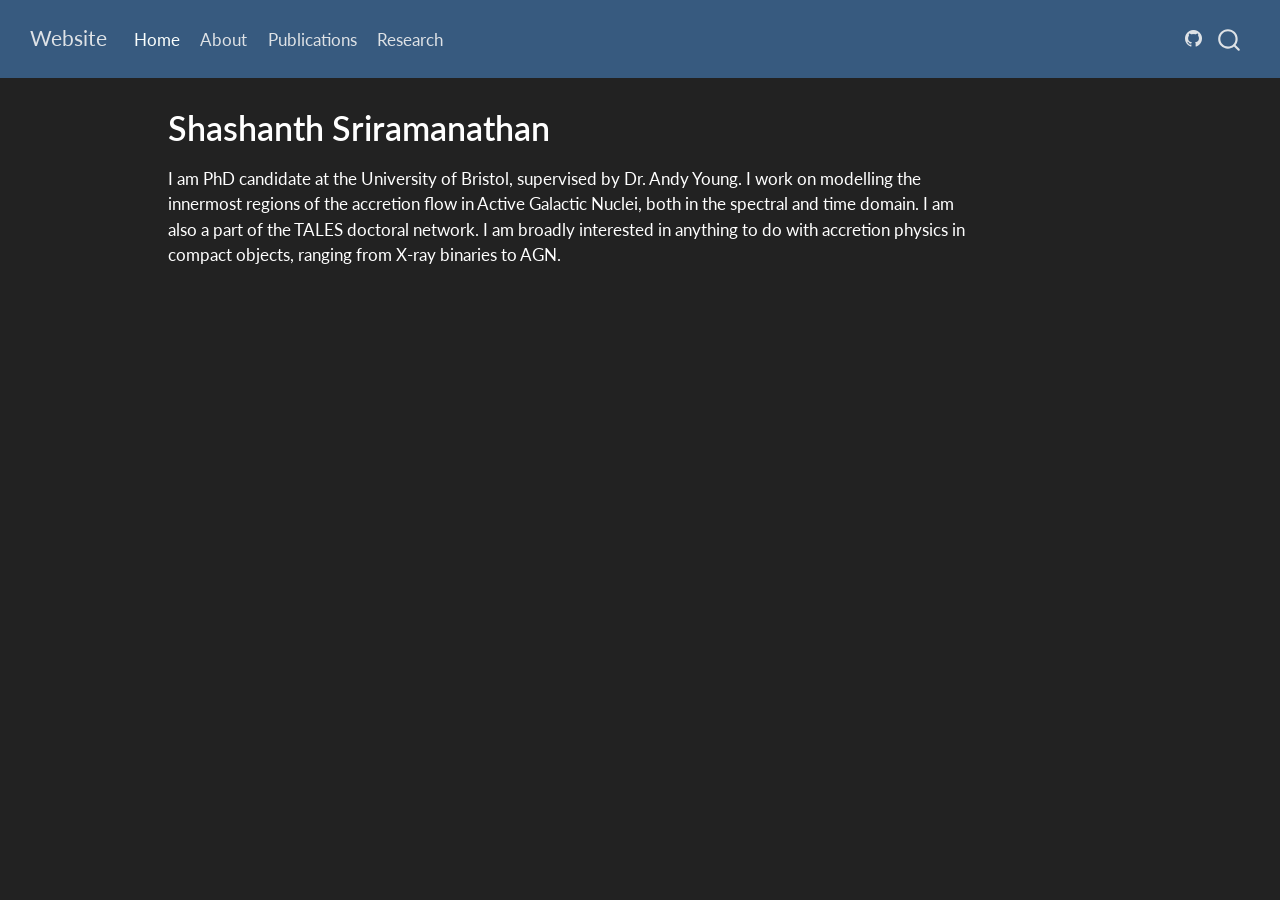
<file: docs/index.html>
<!DOCTYPE html>
<html xmlns="http://www.w3.org/1999/xhtml" lang="en" xml:lang="en"><head>

<meta charset="utf-8">
<meta name="generator" content="quarto-1.9.38">

<meta name="viewport" content="width=device-width, initial-scale=1.0, user-scalable=yes">


<title>Shashanth Sriramanathan – Website</title>
<style>
/* Default styles provided by pandoc.
** See https://pandoc.org/MANUAL.html#variables-for-html for config info.
*/
code{white-space: pre-wrap;}
span.smallcaps{font-variant: small-caps;}
div.columns{display: flex; gap: min(4vw, 1.5em);}
div.column{flex: auto; overflow-x: auto;}
div.hanging-indent{margin-left: 1.5em; text-indent: -1.5em;}
ul.task-list{list-style: none;}
ul.task-list li input[type="checkbox"] {
  width: 0.8em;
  margin: 0 0.8em 0.2em -1em; /* quarto-specific, see https://github.com/quarto-dev/quarto-cli/issues/4556 */ 
  vertical-align: middle;
}
</style>


<script src="site_libs/quarto-nav/quarto-nav.js"></script>
<script src="site_libs/quarto-nav/headroom.min.js"></script>
<script src="site_libs/clipboard/clipboard.min.js"></script>
<script src="site_libs/quarto-search/autocomplete.umd.js"></script>
<script src="site_libs/quarto-search/fuse.min.js"></script>
<script src="site_libs/quarto-search/quarto-search.js"></script>
<meta name="quarto:offset" content="./">
<script src="site_libs/quarto-html/quarto.js" type="module"></script>
<script src="site_libs/quarto-html/tabsets/tabsets.js" type="module"></script>
<script src="site_libs/quarto-html/popper.min.js"></script>
<script src="site_libs/quarto-html/tippy.umd.min.js"></script>
<script src="site_libs/quarto-html/anchor.min.js"></script>
<link href="site_libs/quarto-html/tippy.css" rel="stylesheet">
<link href="site_libs/quarto-html/quarto-syntax-highlighting-dark-0a6b7249c26820e032cb0bd839ff02b1.css" rel="stylesheet" id="quarto-text-highlighting-styles">
<script src="site_libs/bootstrap/bootstrap.min.js"></script>
<link href="site_libs/bootstrap/bootstrap-icons.css" rel="stylesheet">
<link href="site_libs/bootstrap/bootstrap-9286d2c0ea4fa802b37d2b343f3455b8.min.css" rel="stylesheet" append-hash="true" id="quarto-bootstrap" data-mode="dark">
<script id="quarto-search-options" type="application/json">{
  "location": "navbar",
  "copy-button": false,
  "collapse-after": 3,
  "panel-placement": "end",
  "type": "overlay",
  "limit": 50,
  "keyboard-shortcut": [
    "f",
    "/",
    "s"
  ],
  "show-item-context": false,
  "language": {
    "search-no-results-text": "No results",
    "search-matching-documents-text": "matching documents",
    "search-copy-link-title": "Copy link to search",
    "search-hide-matches-text": "Hide additional matches",
    "search-more-match-text": "more match in this document",
    "search-more-matches-text": "more matches in this document",
    "search-clear-button-title": "Clear",
    "search-text-placeholder": "",
    "search-detached-cancel-button-title": "Cancel",
    "search-submit-button-title": "Submit",
    "search-label": "Search"
  }
}</script>


<link rel="stylesheet" href="styles.css">
</head>

<body class="nav-fixed quarto-light">

<div id="quarto-search-results"></div>
  <header id="quarto-header" class="headroom fixed-top">
    <nav class="navbar navbar-expand-lg " data-bs-theme="dark">
      <div class="navbar-container container-fluid">
      <div class="navbar-brand-container mx-auto">
    <a class="navbar-brand" href="./index.html">
    <span class="navbar-title">Website</span>
    </a>
  </div>
            <div id="quarto-search" class="" title="Search"></div>
          <button class="navbar-toggler" type="button" data-bs-toggle="collapse" data-bs-target="#navbarCollapse" aria-controls="navbarCollapse" role="menu" aria-expanded="false" aria-label="Toggle navigation" onclick="if (window.quartoToggleHeadroom) { window.quartoToggleHeadroom(); }">
  <span class="navbar-toggler-icon"></span>
</button>
          <div class="collapse navbar-collapse" id="navbarCollapse">
            <ul class="navbar-nav navbar-nav-scroll me-auto">
  <li class="nav-item">
    <a class="nav-link active" href="./index.html" aria-current="page"> 
<span class="menu-text">Home</span></a>
  </li>  
  <li class="nav-item">
    <a class="nav-link" href="./about.html"> 
<span class="menu-text">About</span></a>
  </li>  
  <li class="nav-item">
    <a class="nav-link" href="./publications.html"> 
<span class="menu-text">Publications</span></a>
  </li>  
  <li class="nav-item">
    <a class="nav-link" href="./research.html"> 
<span class="menu-text">Research</span></a>
  </li>  
</ul>
          </div> <!-- /navcollapse -->
            <div class="quarto-navbar-tools">
    <a href="https://github.com" title="Github" class="quarto-navigation-tool px-1" aria-label="Github"><i class="bi bi-github"></i></a>
</div>
      </div> <!-- /container-fluid -->
    </nav>
</header>
<!-- content -->
<div id="quarto-content" class="quarto-container page-columns page-rows-contents page-layout-article page-navbar">
<!-- sidebar -->
<!-- margin-sidebar -->
    <div id="quarto-margin-sidebar" class="sidebar margin-sidebar zindex-bottom">
        
    </div>
<!-- main -->
<main class="content" id="quarto-document-content">

<header id="title-block-header" class="quarto-title-block default">
<div class="quarto-title">
<h1 class="title">Shashanth Sriramanathan</h1>
</div>



<div class="quarto-title-meta">

    
  
    
  </div>
  


</header>


<p>I am PhD candidate at the University of Bristol, supervised by Dr.&nbsp;Andy Young. I work on modelling the innermost regions of the accretion flow in Active Galactic Nuclei, both in the spectral and time domain. I am also a part of the TALES doctoral network. I am broadly interested in anything to do with accretion physics in compact objects, ranging from X-ray binaries to AGN.</p>



</main> <!-- /main -->
<script id="quarto-html-after-body" type="application/javascript">
  window.document.addEventListener("DOMContentLoaded", function (event) {
    const icon = "";
    const anchorJS = new window.AnchorJS();
    anchorJS.options = {
      placement: 'right',
      icon: icon
    };
    anchorJS.add('.anchored');
    const isCodeAnnotation = (el) => {
      for (const clz of el.classList) {
        if (clz.startsWith('code-annotation-')) {                     
          return true;
        }
      }
      return false;
    }
    const onCopySuccess = function(e) {
      // button target
      const button = e.trigger;
      // don't keep focus
      button.blur();
      // flash "checked"
      button.classList.add('code-copy-button-checked');
      var currentTitle = button.getAttribute("title");
      button.setAttribute("title", "Copied!");
      let tooltip;
      if (window.bootstrap) {
        button.setAttribute("data-bs-toggle", "tooltip");
        button.setAttribute("data-bs-placement", "left");
        button.setAttribute("data-bs-title", "Copied!");
        tooltip = new bootstrap.Tooltip(button, 
          { trigger: "manual", 
            customClass: "code-copy-button-tooltip",
            offset: [0, -8]});
        tooltip.show();    
      }
      setTimeout(function() {
        if (tooltip) {
          tooltip.hide();
          button.removeAttribute("data-bs-title");
          button.removeAttribute("data-bs-toggle");
          button.removeAttribute("data-bs-placement");
        }
        button.setAttribute("title", currentTitle);
        button.classList.remove('code-copy-button-checked');
      }, 1000);
      // clear code selection
      e.clearSelection();
    }
    const getTextToCopy = function(trigger) {
      const outerScaffold = trigger.parentElement.cloneNode(true);
      const codeEl = outerScaffold.querySelector('code');
      for (const childEl of codeEl.children) {
        if (isCodeAnnotation(childEl)) {
          childEl.remove();
        }
      }
      return codeEl.innerText;
    }
    const clipboard = new window.ClipboardJS('.code-copy-button:not([data-in-quarto-modal])', {
      text: getTextToCopy
    });
    clipboard.on('success', onCopySuccess);
    if (window.document.getElementById('quarto-embedded-source-code-modal')) {
      const clipboardModal = new window.ClipboardJS('.code-copy-button[data-in-quarto-modal]', {
        text: getTextToCopy,
        container: window.document.getElementById('quarto-embedded-source-code-modal')
      });
      clipboardModal.on('success', onCopySuccess);
    }
      var localhostRegex = new RegExp(/^(?:http|https):\/\/localhost\:?[0-9]*\//);
      var mailtoRegex = new RegExp(/^mailto:/);
        var filterRegex = new RegExp('/' + window.location.host + '/');
      var isInternal = (href) => {
          return filterRegex.test(href) || localhostRegex.test(href) || mailtoRegex.test(href);
      }
      // Inspect non-navigation links and adorn them if external
     var links = window.document.querySelectorAll('a[href]:not(.nav-link):not(.navbar-brand):not(.toc-action):not(.sidebar-link):not(.sidebar-item-toggle):not(.pagination-link):not(.no-external):not([aria-hidden]):not(.dropdown-item):not(.quarto-navigation-tool):not(.about-link)');
      for (var i=0; i<links.length; i++) {
        const link = links[i];
        if (!isInternal(link.href)) {
          // undo the damage that might have been done by quarto-nav.js in the case of
          // links that we want to consider external
          if (link.dataset.originalHref !== undefined) {
            link.href = link.dataset.originalHref;
          }
        }
      }
    function tippyHover(el, contentFn, onTriggerFn, onUntriggerFn) {
      const config = {
        allowHTML: true,
        maxWidth: 500,
        delay: 100,
        arrow: false,
        appendTo: function(el) {
            return el.parentElement;
        },
        interactive: true,
        interactiveBorder: 10,
        theme: 'quarto',
        placement: 'bottom-start',
      };
      if (contentFn) {
        config.content = contentFn;
      }
      if (onTriggerFn) {
        config.onTrigger = onTriggerFn;
      }
      if (onUntriggerFn) {
        config.onUntrigger = onUntriggerFn;
      }
      window.tippy(el, config); 
    }
    const noterefs = window.document.querySelectorAll('a[role="doc-noteref"]');
    for (var i=0; i<noterefs.length; i++) {
      const ref = noterefs[i];
      tippyHover(ref, function() {
        // use id or data attribute instead here
        let href = ref.getAttribute('data-footnote-href') || ref.getAttribute('href');
        try { href = new URL(href).hash; } catch {}
        const id = href.replace(/^#\/?/, "");
        const note = window.document.getElementById(id);
        if (note) {
          return note.innerHTML;
        } else {
          return "";
        }
      });
    }
    const xrefs = window.document.querySelectorAll('a.quarto-xref');
    const processXRef = (id, note) => {
      // Strip column container classes
      const stripColumnClz = (el) => {
        el.classList.remove("page-full", "page-columns");
        if (el.children) {
          for (const child of el.children) {
            stripColumnClz(child);
          }
        }
      }
      stripColumnClz(note)
      if (id === null || id.startsWith('sec-')) {
        // Special case sections, only their first couple elements
        const container = document.createElement("div");
        if (note.children && note.children.length > 2) {
          container.appendChild(note.children[0].cloneNode(true));
          for (let i = 1; i < note.children.length; i++) {
            const child = note.children[i];
            if (child.tagName === "P" && child.innerText === "") {
              continue;
            } else {
              container.appendChild(child.cloneNode(true));
              break;
            }
          }
          if (window.Quarto?.typesetMath) {
            window.Quarto.typesetMath(container);
          }
          return container.innerHTML
        } else {
          if (window.Quarto?.typesetMath) {
            window.Quarto.typesetMath(note);
          }
          return note.innerHTML;
        }
      } else {
        // Remove any anchor links if they are present
        const anchorLink = note.querySelector('a.anchorjs-link');
        if (anchorLink) {
          anchorLink.remove();
        }
        if (window.Quarto?.typesetMath) {
          window.Quarto.typesetMath(note);
        }
        if (note.classList.contains("callout")) {
          return note.outerHTML;
        } else {
          return note.innerHTML;
        }
      }
    }
    for (var i=0; i<xrefs.length; i++) {
      const xref = xrefs[i];
      tippyHover(xref, undefined, function(instance) {
        instance.disable();
        let url = xref.getAttribute('href');
        let hash = undefined; 
        if (url.startsWith('#')) {
          hash = url;
        } else {
          try { hash = new URL(url).hash; } catch {}
        }
        if (hash) {
          const id = hash.replace(/^#\/?/, "");
          const note = window.document.getElementById(id);
          if (note !== null) {
            try {
              const html = processXRef(id, note.cloneNode(true));
              instance.setContent(html);
            } finally {
              instance.enable();
              instance.show();
            }
          } else {
            // See if we can fetch this
            fetch(url.split('#')[0])
            .then(res => res.text())
            .then(html => {
              const parser = new DOMParser();
              const htmlDoc = parser.parseFromString(html, "text/html");
              const note = htmlDoc.getElementById(id);
              if (note !== null) {
                const html = processXRef(id, note);
                instance.setContent(html);
              } 
            }).finally(() => {
              instance.enable();
              instance.show();
            });
          }
        } else {
          // See if we can fetch a full url (with no hash to target)
          // This is a special case and we should probably do some content thinning / targeting
          fetch(url)
          .then(res => res.text())
          .then(html => {
            const parser = new DOMParser();
            const htmlDoc = parser.parseFromString(html, "text/html");
            const note = htmlDoc.querySelector('main.content');
            if (note !== null) {
              // This should only happen for chapter cross references
              // (since there is no id in the URL)
              // remove the first header
              if (note.children.length > 0 && note.children[0].tagName === "HEADER") {
                note.children[0].remove();
              }
              const html = processXRef(null, note);
              instance.setContent(html);
            } 
          }).finally(() => {
            instance.enable();
            instance.show();
          });
        }
      }, function(instance) {
      });
    }
        let selectedAnnoteEl;
        const selectorForAnnotation = ( cell, annotation) => {
          let cellAttr = 'data-code-cell="' + cell + '"';
          let lineAttr = 'data-code-annotation="' +  annotation + '"';
          const selector = 'span[' + cellAttr + '][' + lineAttr + ']';
          return selector;
        }
        const selectCodeLines = (annoteEl) => {
          const doc = window.document;
          const targetCell = annoteEl.getAttribute("data-target-cell");
          const targetAnnotation = annoteEl.getAttribute("data-target-annotation");
          const annoteSpan = window.document.querySelector(selectorForAnnotation(targetCell, targetAnnotation));
          const lines = annoteSpan.getAttribute("data-code-lines").split(",");
          const lineIds = lines.map((line) => {
            return targetCell + "-" + line;
          })
          let top = null;
          let height = null;
          let parent = null;
          if (lineIds.length > 0) {
              //compute the position of the single el (top and bottom and make a div)
              const el = window.document.getElementById(lineIds[0]);
              top = el.offsetTop;
              height = el.offsetHeight;
              parent = el.parentElement.parentElement;
            if (lineIds.length > 1) {
              const lastEl = window.document.getElementById(lineIds[lineIds.length - 1]);
              const bottom = lastEl.offsetTop + lastEl.offsetHeight;
              height = bottom - top;
            }
            if (top !== null && height !== null && parent !== null) {
              // cook up a div (if necessary) and position it 
              let div = window.document.getElementById("code-annotation-line-highlight");
              if (div === null) {
                div = window.document.createElement("div");
                div.setAttribute("id", "code-annotation-line-highlight");
                div.style.position = 'absolute';
                parent.appendChild(div);
              }
              div.style.top = top - 2 + "px";
              div.style.height = height + 4 + "px";
              div.style.left = 0;
              let gutterDiv = window.document.getElementById("code-annotation-line-highlight-gutter");
              if (gutterDiv === null) {
                gutterDiv = window.document.createElement("div");
                gutterDiv.setAttribute("id", "code-annotation-line-highlight-gutter");
                gutterDiv.style.position = 'absolute';
                const codeCell = window.document.getElementById(targetCell);
                const gutter = codeCell.querySelector('.code-annotation-gutter');
                gutter.appendChild(gutterDiv);
              }
              gutterDiv.style.top = top - 2 + "px";
              gutterDiv.style.height = height + 4 + "px";
            }
            selectedAnnoteEl = annoteEl;
          }
        };
        const unselectCodeLines = () => {
          const elementsIds = ["code-annotation-line-highlight", "code-annotation-line-highlight-gutter"];
          elementsIds.forEach((elId) => {
            const div = window.document.getElementById(elId);
            if (div) {
              div.remove();
            }
          });
          selectedAnnoteEl = undefined;
        };
          // Handle positioning of the toggle
      window.addEventListener(
        "resize",
        throttle(() => {
          elRect = undefined;
          if (selectedAnnoteEl) {
            selectCodeLines(selectedAnnoteEl);
          }
        }, 10)
      );
      function throttle(fn, ms) {
      let throttle = false;
      let timer;
        return (...args) => {
          if(!throttle) { // first call gets through
              fn.apply(this, args);
              throttle = true;
          } else { // all the others get throttled
              if(timer) clearTimeout(timer); // cancel #2
              timer = setTimeout(() => {
                fn.apply(this, args);
                timer = throttle = false;
              }, ms);
          }
        };
      }
        // Attach click handler to the DT
        const annoteDls = window.document.querySelectorAll('dt[data-target-cell]');
        for (const annoteDlNode of annoteDls) {
          annoteDlNode.addEventListener('click', (event) => {
            const clickedEl = event.target;
            if (clickedEl !== selectedAnnoteEl) {
              unselectCodeLines();
              const activeEl = window.document.querySelector('dt[data-target-cell].code-annotation-active');
              if (activeEl) {
                activeEl.classList.remove('code-annotation-active');
              }
              selectCodeLines(clickedEl);
              clickedEl.classList.add('code-annotation-active');
            } else {
              // Unselect the line
              unselectCodeLines();
              clickedEl.classList.remove('code-annotation-active');
            }
          });
        }
    const findCites = (el) => {
      const parentEl = el.parentElement;
      if (parentEl) {
        const cites = parentEl.dataset.cites;
        if (cites) {
          return {
            el,
            cites: cites.split(' ')
          };
        } else {
          return findCites(el.parentElement)
        }
      } else {
        return undefined;
      }
    };
    var bibliorefs = window.document.querySelectorAll('a[role="doc-biblioref"]');
    for (var i=0; i<bibliorefs.length; i++) {
      const ref = bibliorefs[i];
      const citeInfo = findCites(ref);
      if (citeInfo) {
        tippyHover(citeInfo.el, function() {
          var popup = window.document.createElement('div');
          citeInfo.cites.forEach(function(cite) {
            var citeDiv = window.document.createElement('div');
            citeDiv.classList.add('hanging-indent');
            citeDiv.classList.add('csl-entry');
            var biblioDiv = window.document.getElementById('ref-' + cite);
            if (biblioDiv) {
              citeDiv.innerHTML = biblioDiv.innerHTML;
            }
            popup.appendChild(citeDiv);
          });
          return popup.innerHTML;
        });
      }
    }
  });
  </script>
</div> <!-- /content -->




</body></html>
</file>
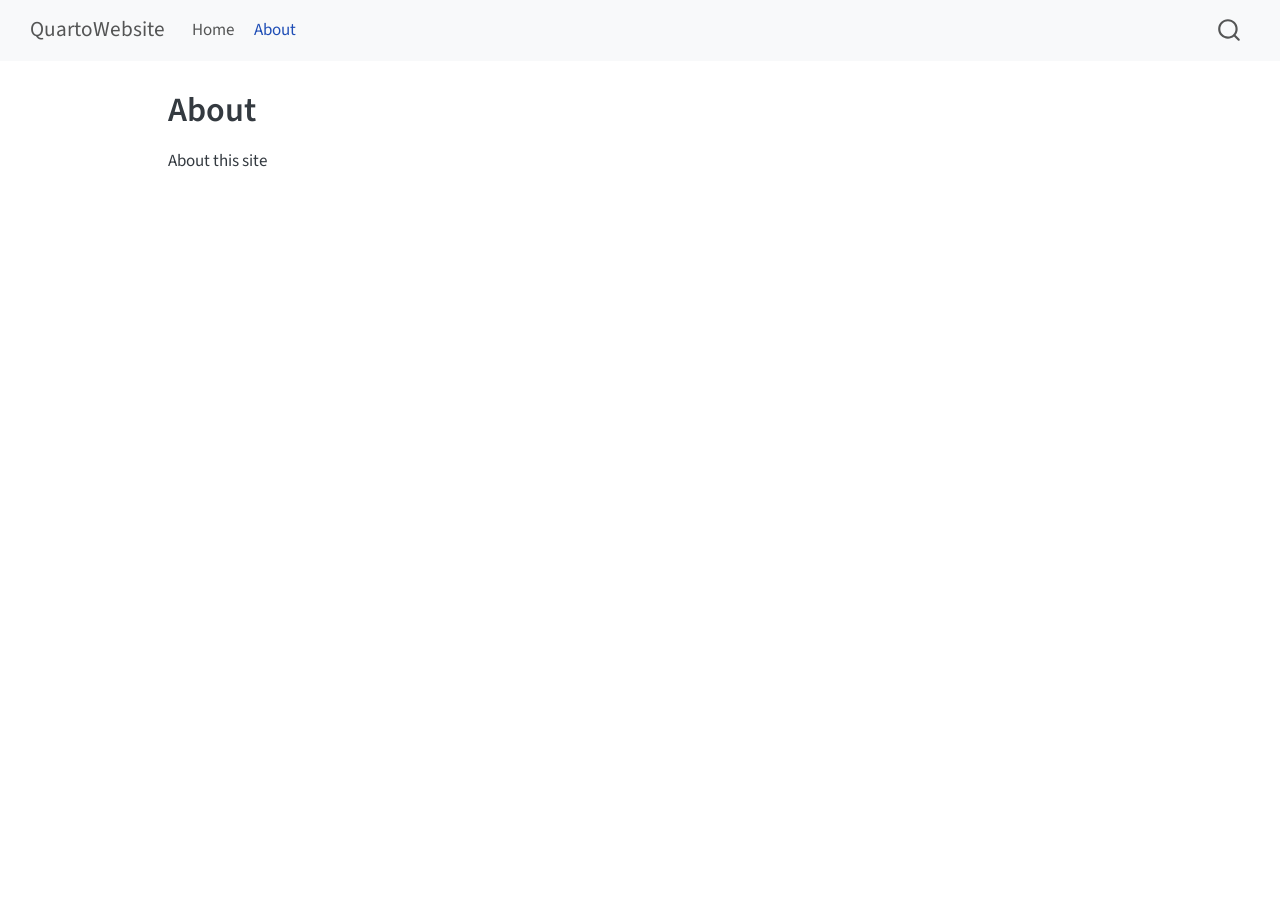
<file: docs/about.html>
<!DOCTYPE html>
<html xmlns="http://www.w3.org/1999/xhtml" lang="en" xml:lang="en"><head>

<meta charset="utf-8">
<meta name="generator" content="quarto-1.9.38">

<meta name="viewport" content="width=device-width, initial-scale=1.0, user-scalable=yes">


<title>About – QuartoWebsite</title>
<style>
/* Default styles provided by pandoc.
** See https://pandoc.org/MANUAL.html#variables-for-html for config info.
*/
code{white-space: pre-wrap;}
span.smallcaps{font-variant: small-caps;}
div.columns{display: flex; gap: min(4vw, 1.5em);}
div.column{flex: auto; overflow-x: auto;}
div.hanging-indent{margin-left: 1.5em; text-indent: -1.5em;}
ul.task-list{list-style: none;}
ul.task-list li input[type="checkbox"] {
  width: 0.8em;
  margin: 0 0.8em 0.2em -1em; /* quarto-specific, see https://github.com/quarto-dev/quarto-cli/issues/4556 */ 
  vertical-align: middle;
}
</style>


<script src="site_libs/quarto-nav/quarto-nav.js"></script>
<script src="site_libs/quarto-nav/headroom.min.js"></script>
<script src="site_libs/clipboard/clipboard.min.js"></script>
<script src="site_libs/quarto-search/autocomplete.umd.js"></script>
<script src="site_libs/quarto-search/fuse.min.js"></script>
<script src="site_libs/quarto-search/quarto-search.js"></script>
<meta name="quarto:offset" content="./">
<script src="site_libs/quarto-html/quarto.js" type="module"></script>
<script src="site_libs/quarto-html/tabsets/tabsets.js" type="module"></script>
<script src="site_libs/quarto-html/popper.min.js"></script>
<script src="site_libs/quarto-html/tippy.umd.min.js"></script>
<script src="site_libs/quarto-html/anchor.min.js"></script>
<link href="site_libs/quarto-html/tippy.css" rel="stylesheet">
<link href="site_libs/quarto-html/quarto-syntax-highlighting-15634bcf2e68342d4ad2dfa704d543f6.css" rel="stylesheet" id="quarto-text-highlighting-styles">
<script src="site_libs/bootstrap/bootstrap.min.js"></script>
<link href="site_libs/bootstrap/bootstrap-icons.css" rel="stylesheet">
<link href="site_libs/bootstrap/bootstrap-158031087360bce0ff56dc785ce39e06.min.css" rel="stylesheet" append-hash="true" id="quarto-bootstrap" data-mode="light">
<script id="quarto-search-options" type="application/json">{
  "location": "navbar",
  "copy-button": false,
  "collapse-after": 3,
  "panel-placement": "end",
  "type": "overlay",
  "limit": 50,
  "keyboard-shortcut": [
    "f",
    "/",
    "s"
  ],
  "show-item-context": false,
  "language": {
    "search-no-results-text": "No results",
    "search-matching-documents-text": "matching documents",
    "search-copy-link-title": "Copy link to search",
    "search-hide-matches-text": "Hide additional matches",
    "search-more-match-text": "more match in this document",
    "search-more-matches-text": "more matches in this document",
    "search-clear-button-title": "Clear",
    "search-text-placeholder": "",
    "search-detached-cancel-button-title": "Cancel",
    "search-submit-button-title": "Submit",
    "search-label": "Search"
  }
}</script>


<link rel="stylesheet" href="styles.css">
</head>

<body class="nav-fixed quarto-light">

<div id="quarto-search-results"></div>
  <header id="quarto-header" class="headroom fixed-top">
    <nav class="navbar navbar-expand-lg " data-bs-theme="dark">
      <div class="navbar-container container-fluid">
      <div class="navbar-brand-container mx-auto">
    <a class="navbar-brand" href="./index.html">
    <span class="navbar-title">QuartoWebsite</span>
    </a>
  </div>
            <div id="quarto-search" class="" title="Search"></div>
          <button class="navbar-toggler" type="button" data-bs-toggle="collapse" data-bs-target="#navbarCollapse" aria-controls="navbarCollapse" role="menu" aria-expanded="false" aria-label="Toggle navigation" onclick="if (window.quartoToggleHeadroom) { window.quartoToggleHeadroom(); }">
  <span class="navbar-toggler-icon"></span>
</button>
          <div class="collapse navbar-collapse" id="navbarCollapse">
            <ul class="navbar-nav navbar-nav-scroll me-auto">
  <li class="nav-item">
    <a class="nav-link" href="./index.html"> 
<span class="menu-text">Home</span></a>
  </li>  
  <li class="nav-item">
    <a class="nav-link active" href="./about.html" aria-current="page"> 
<span class="menu-text">About</span></a>
  </li>  
</ul>
          </div> <!-- /navcollapse -->
            <div class="quarto-navbar-tools">
</div>
      </div> <!-- /container-fluid -->
    </nav>
</header>
<!-- content -->
<div id="quarto-content" class="quarto-container page-columns page-rows-contents page-layout-article page-navbar">
<!-- sidebar -->
<!-- margin-sidebar -->
    <div id="quarto-margin-sidebar" class="sidebar margin-sidebar zindex-bottom">
        
    </div>
<!-- main -->
<main class="content" id="quarto-document-content">

<header id="title-block-header" class="quarto-title-block default">
<div class="quarto-title">
<h1 class="title">About</h1>
</div>



<div class="quarto-title-meta">

    
  
    
  </div>
  


</header>


<p>About this site</p>



</main> <!-- /main -->
<script id="quarto-html-after-body" type="application/javascript">
  window.document.addEventListener("DOMContentLoaded", function (event) {
    const icon = "";
    const anchorJS = new window.AnchorJS();
    anchorJS.options = {
      placement: 'right',
      icon: icon
    };
    anchorJS.add('.anchored');
    const isCodeAnnotation = (el) => {
      for (const clz of el.classList) {
        if (clz.startsWith('code-annotation-')) {                     
          return true;
        }
      }
      return false;
    }
    const onCopySuccess = function(e) {
      // button target
      const button = e.trigger;
      // don't keep focus
      button.blur();
      // flash "checked"
      button.classList.add('code-copy-button-checked');
      var currentTitle = button.getAttribute("title");
      button.setAttribute("title", "Copied!");
      let tooltip;
      if (window.bootstrap) {
        button.setAttribute("data-bs-toggle", "tooltip");
        button.setAttribute("data-bs-placement", "left");
        button.setAttribute("data-bs-title", "Copied!");
        tooltip = new bootstrap.Tooltip(button, 
          { trigger: "manual", 
            customClass: "code-copy-button-tooltip",
            offset: [0, -8]});
        tooltip.show();    
      }
      setTimeout(function() {
        if (tooltip) {
          tooltip.hide();
          button.removeAttribute("data-bs-title");
          button.removeAttribute("data-bs-toggle");
          button.removeAttribute("data-bs-placement");
        }
        button.setAttribute("title", currentTitle);
        button.classList.remove('code-copy-button-checked');
      }, 1000);
      // clear code selection
      e.clearSelection();
    }
    const getTextToCopy = function(trigger) {
      const outerScaffold = trigger.parentElement.cloneNode(true);
      const codeEl = outerScaffold.querySelector('code');
      for (const childEl of codeEl.children) {
        if (isCodeAnnotation(childEl)) {
          childEl.remove();
        }
      }
      return codeEl.innerText;
    }
    const clipboard = new window.ClipboardJS('.code-copy-button:not([data-in-quarto-modal])', {
      text: getTextToCopy
    });
    clipboard.on('success', onCopySuccess);
    if (window.document.getElementById('quarto-embedded-source-code-modal')) {
      const clipboardModal = new window.ClipboardJS('.code-copy-button[data-in-quarto-modal]', {
        text: getTextToCopy,
        container: window.document.getElementById('quarto-embedded-source-code-modal')
      });
      clipboardModal.on('success', onCopySuccess);
    }
      var localhostRegex = new RegExp(/^(?:http|https):\/\/localhost\:?[0-9]*\//);
      var mailtoRegex = new RegExp(/^mailto:/);
        var filterRegex = new RegExp('/' + window.location.host + '/');
      var isInternal = (href) => {
          return filterRegex.test(href) || localhostRegex.test(href) || mailtoRegex.test(href);
      }
      // Inspect non-navigation links and adorn them if external
     var links = window.document.querySelectorAll('a[href]:not(.nav-link):not(.navbar-brand):not(.toc-action):not(.sidebar-link):not(.sidebar-item-toggle):not(.pagination-link):not(.no-external):not([aria-hidden]):not(.dropdown-item):not(.quarto-navigation-tool):not(.about-link)');
      for (var i=0; i<links.length; i++) {
        const link = links[i];
        if (!isInternal(link.href)) {
          // undo the damage that might have been done by quarto-nav.js in the case of
          // links that we want to consider external
          if (link.dataset.originalHref !== undefined) {
            link.href = link.dataset.originalHref;
          }
        }
      }
    function tippyHover(el, contentFn, onTriggerFn, onUntriggerFn) {
      const config = {
        allowHTML: true,
        maxWidth: 500,
        delay: 100,
        arrow: false,
        appendTo: function(el) {
            return el.parentElement;
        },
        interactive: true,
        interactiveBorder: 10,
        theme: 'quarto',
        placement: 'bottom-start',
      };
      if (contentFn) {
        config.content = contentFn;
      }
      if (onTriggerFn) {
        config.onTrigger = onTriggerFn;
      }
      if (onUntriggerFn) {
        config.onUntrigger = onUntriggerFn;
      }
      window.tippy(el, config); 
    }
    const noterefs = window.document.querySelectorAll('a[role="doc-noteref"]');
    for (var i=0; i<noterefs.length; i++) {
      const ref = noterefs[i];
      tippyHover(ref, function() {
        // use id or data attribute instead here
        let href = ref.getAttribute('data-footnote-href') || ref.getAttribute('href');
        try { href = new URL(href).hash; } catch {}
        const id = href.replace(/^#\/?/, "");
        const note = window.document.getElementById(id);
        if (note) {
          return note.innerHTML;
        } else {
          return "";
        }
      });
    }
    const xrefs = window.document.querySelectorAll('a.quarto-xref');
    const processXRef = (id, note) => {
      // Strip column container classes
      const stripColumnClz = (el) => {
        el.classList.remove("page-full", "page-columns");
        if (el.children) {
          for (const child of el.children) {
            stripColumnClz(child);
          }
        }
      }
      stripColumnClz(note)
      if (id === null || id.startsWith('sec-')) {
        // Special case sections, only their first couple elements
        const container = document.createElement("div");
        if (note.children && note.children.length > 2) {
          container.appendChild(note.children[0].cloneNode(true));
          for (let i = 1; i < note.children.length; i++) {
            const child = note.children[i];
            if (child.tagName === "P" && child.innerText === "") {
              continue;
            } else {
              container.appendChild(child.cloneNode(true));
              break;
            }
          }
          if (window.Quarto?.typesetMath) {
            window.Quarto.typesetMath(container);
          }
          return container.innerHTML
        } else {
          if (window.Quarto?.typesetMath) {
            window.Quarto.typesetMath(note);
          }
          return note.innerHTML;
        }
      } else {
        // Remove any anchor links if they are present
        const anchorLink = note.querySelector('a.anchorjs-link');
        if (anchorLink) {
          anchorLink.remove();
        }
        if (window.Quarto?.typesetMath) {
          window.Quarto.typesetMath(note);
        }
        if (note.classList.contains("callout")) {
          return note.outerHTML;
        } else {
          return note.innerHTML;
        }
      }
    }
    for (var i=0; i<xrefs.length; i++) {
      const xref = xrefs[i];
      tippyHover(xref, undefined, function(instance) {
        instance.disable();
        let url = xref.getAttribute('href');
        let hash = undefined; 
        if (url.startsWith('#')) {
          hash = url;
        } else {
          try { hash = new URL(url).hash; } catch {}
        }
        if (hash) {
          const id = hash.replace(/^#\/?/, "");
          const note = window.document.getElementById(id);
          if (note !== null) {
            try {
              const html = processXRef(id, note.cloneNode(true));
              instance.setContent(html);
            } finally {
              instance.enable();
              instance.show();
            }
          } else {
            // See if we can fetch this
            fetch(url.split('#')[0])
            .then(res => res.text())
            .then(html => {
              const parser = new DOMParser();
              const htmlDoc = parser.parseFromString(html, "text/html");
              const note = htmlDoc.getElementById(id);
              if (note !== null) {
                const html = processXRef(id, note);
                instance.setContent(html);
              } 
            }).finally(() => {
              instance.enable();
              instance.show();
            });
          }
        } else {
          // See if we can fetch a full url (with no hash to target)
          // This is a special case and we should probably do some content thinning / targeting
          fetch(url)
          .then(res => res.text())
          .then(html => {
            const parser = new DOMParser();
            const htmlDoc = parser.parseFromString(html, "text/html");
            const note = htmlDoc.querySelector('main.content');
            if (note !== null) {
              // This should only happen for chapter cross references
              // (since there is no id in the URL)
              // remove the first header
              if (note.children.length > 0 && note.children[0].tagName === "HEADER") {
                note.children[0].remove();
              }
              const html = processXRef(null, note);
              instance.setContent(html);
            } 
          }).finally(() => {
            instance.enable();
            instance.show();
          });
        }
      }, function(instance) {
      });
    }
        let selectedAnnoteEl;
        const selectorForAnnotation = ( cell, annotation) => {
          let cellAttr = 'data-code-cell="' + cell + '"';
          let lineAttr = 'data-code-annotation="' +  annotation + '"';
          const selector = 'span[' + cellAttr + '][' + lineAttr + ']';
          return selector;
        }
        const selectCodeLines = (annoteEl) => {
          const doc = window.document;
          const targetCell = annoteEl.getAttribute("data-target-cell");
          const targetAnnotation = annoteEl.getAttribute("data-target-annotation");
          const annoteSpan = window.document.querySelector(selectorForAnnotation(targetCell, targetAnnotation));
          const lines = annoteSpan.getAttribute("data-code-lines").split(",");
          const lineIds = lines.map((line) => {
            return targetCell + "-" + line;
          })
          let top = null;
          let height = null;
          let parent = null;
          if (lineIds.length > 0) {
              //compute the position of the single el (top and bottom and make a div)
              const el = window.document.getElementById(lineIds[0]);
              top = el.offsetTop;
              height = el.offsetHeight;
              parent = el.parentElement.parentElement;
            if (lineIds.length > 1) {
              const lastEl = window.document.getElementById(lineIds[lineIds.length - 1]);
              const bottom = lastEl.offsetTop + lastEl.offsetHeight;
              height = bottom - top;
            }
            if (top !== null && height !== null && parent !== null) {
              // cook up a div (if necessary) and position it 
              let div = window.document.getElementById("code-annotation-line-highlight");
              if (div === null) {
                div = window.document.createElement("div");
                div.setAttribute("id", "code-annotation-line-highlight");
                div.style.position = 'absolute';
                parent.appendChild(div);
              }
              div.style.top = top - 2 + "px";
              div.style.height = height + 4 + "px";
              div.style.left = 0;
              let gutterDiv = window.document.getElementById("code-annotation-line-highlight-gutter");
              if (gutterDiv === null) {
                gutterDiv = window.document.createElement("div");
                gutterDiv.setAttribute("id", "code-annotation-line-highlight-gutter");
                gutterDiv.style.position = 'absolute';
                const codeCell = window.document.getElementById(targetCell);
                const gutter = codeCell.querySelector('.code-annotation-gutter');
                gutter.appendChild(gutterDiv);
              }
              gutterDiv.style.top = top - 2 + "px";
              gutterDiv.style.height = height + 4 + "px";
            }
            selectedAnnoteEl = annoteEl;
          }
        };
        const unselectCodeLines = () => {
          const elementsIds = ["code-annotation-line-highlight", "code-annotation-line-highlight-gutter"];
          elementsIds.forEach((elId) => {
            const div = window.document.getElementById(elId);
            if (div) {
              div.remove();
            }
          });
          selectedAnnoteEl = undefined;
        };
          // Handle positioning of the toggle
      window.addEventListener(
        "resize",
        throttle(() => {
          elRect = undefined;
          if (selectedAnnoteEl) {
            selectCodeLines(selectedAnnoteEl);
          }
        }, 10)
      );
      function throttle(fn, ms) {
      let throttle = false;
      let timer;
        return (...args) => {
          if(!throttle) { // first call gets through
              fn.apply(this, args);
              throttle = true;
          } else { // all the others get throttled
              if(timer) clearTimeout(timer); // cancel #2
              timer = setTimeout(() => {
                fn.apply(this, args);
                timer = throttle = false;
              }, ms);
          }
        };
      }
        // Attach click handler to the DT
        const annoteDls = window.document.querySelectorAll('dt[data-target-cell]');
        for (const annoteDlNode of annoteDls) {
          annoteDlNode.addEventListener('click', (event) => {
            const clickedEl = event.target;
            if (clickedEl !== selectedAnnoteEl) {
              unselectCodeLines();
              const activeEl = window.document.querySelector('dt[data-target-cell].code-annotation-active');
              if (activeEl) {
                activeEl.classList.remove('code-annotation-active');
              }
              selectCodeLines(clickedEl);
              clickedEl.classList.add('code-annotation-active');
            } else {
              // Unselect the line
              unselectCodeLines();
              clickedEl.classList.remove('code-annotation-active');
            }
          });
        }
    const findCites = (el) => {
      const parentEl = el.parentElement;
      if (parentEl) {
        const cites = parentEl.dataset.cites;
        if (cites) {
          return {
            el,
            cites: cites.split(' ')
          };
        } else {
          return findCites(el.parentElement)
        }
      } else {
        return undefined;
      }
    };
    var bibliorefs = window.document.querySelectorAll('a[role="doc-biblioref"]');
    for (var i=0; i<bibliorefs.length; i++) {
      const ref = bibliorefs[i];
      const citeInfo = findCites(ref);
      if (citeInfo) {
        tippyHover(citeInfo.el, function() {
          var popup = window.document.createElement('div');
          citeInfo.cites.forEach(function(cite) {
            var citeDiv = window.document.createElement('div');
            citeDiv.classList.add('hanging-indent');
            citeDiv.classList.add('csl-entry');
            var biblioDiv = window.document.getElementById('ref-' + cite);
            if (biblioDiv) {
              citeDiv.innerHTML = biblioDiv.innerHTML;
            }
            popup.appendChild(citeDiv);
          });
          return popup.innerHTML;
        });
      }
    }
  });
  </script>
</div> <!-- /content -->




</body></html>
</file>
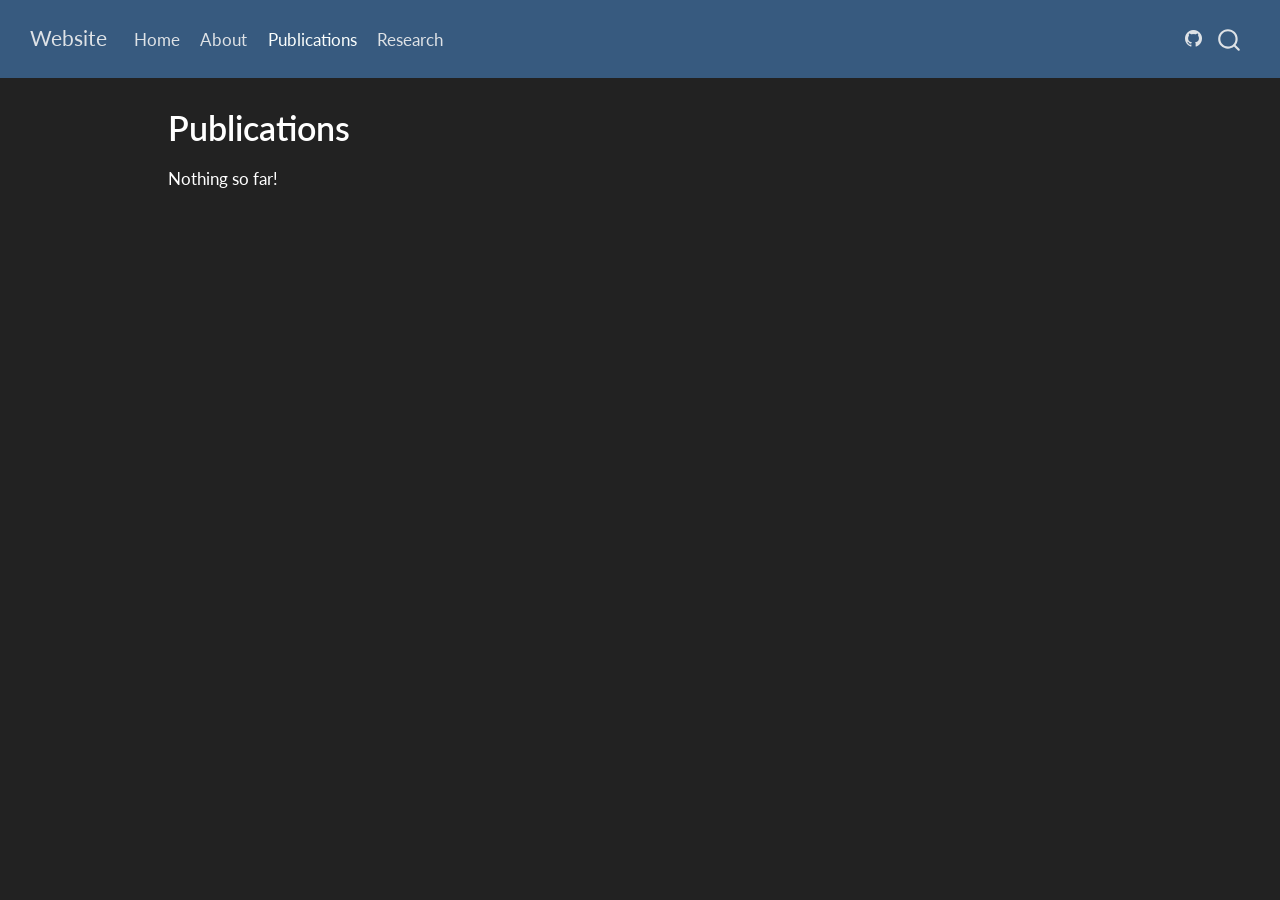
<file: docs/publications.html>
<!DOCTYPE html>
<html xmlns="http://www.w3.org/1999/xhtml" lang="en" xml:lang="en"><head>

<meta charset="utf-8">
<meta name="generator" content="quarto-1.9.38">

<meta name="viewport" content="width=device-width, initial-scale=1.0, user-scalable=yes">


<title>Publications – Website</title>
<style>
/* Default styles provided by pandoc.
** See https://pandoc.org/MANUAL.html#variables-for-html for config info.
*/
code{white-space: pre-wrap;}
span.smallcaps{font-variant: small-caps;}
div.columns{display: flex; gap: min(4vw, 1.5em);}
div.column{flex: auto; overflow-x: auto;}
div.hanging-indent{margin-left: 1.5em; text-indent: -1.5em;}
ul.task-list{list-style: none;}
ul.task-list li input[type="checkbox"] {
  width: 0.8em;
  margin: 0 0.8em 0.2em -1em; /* quarto-specific, see https://github.com/quarto-dev/quarto-cli/issues/4556 */ 
  vertical-align: middle;
}
</style>


<script src="site_libs/quarto-nav/quarto-nav.js"></script>
<script src="site_libs/quarto-nav/headroom.min.js"></script>
<script src="site_libs/clipboard/clipboard.min.js"></script>
<script src="site_libs/quarto-search/autocomplete.umd.js"></script>
<script src="site_libs/quarto-search/fuse.min.js"></script>
<script src="site_libs/quarto-search/quarto-search.js"></script>
<meta name="quarto:offset" content="./">
<script src="site_libs/quarto-html/quarto.js" type="module"></script>
<script src="site_libs/quarto-html/tabsets/tabsets.js" type="module"></script>
<script src="site_libs/quarto-html/popper.min.js"></script>
<script src="site_libs/quarto-html/tippy.umd.min.js"></script>
<script src="site_libs/quarto-html/anchor.min.js"></script>
<link href="site_libs/quarto-html/tippy.css" rel="stylesheet">
<link href="site_libs/quarto-html/quarto-syntax-highlighting-dark-0a6b7249c26820e032cb0bd839ff02b1.css" rel="stylesheet" id="quarto-text-highlighting-styles">
<script src="site_libs/bootstrap/bootstrap.min.js"></script>
<link href="site_libs/bootstrap/bootstrap-icons.css" rel="stylesheet">
<link href="site_libs/bootstrap/bootstrap-9286d2c0ea4fa802b37d2b343f3455b8.min.css" rel="stylesheet" append-hash="true" id="quarto-bootstrap" data-mode="dark">
<script id="quarto-search-options" type="application/json">{
  "location": "navbar",
  "copy-button": false,
  "collapse-after": 3,
  "panel-placement": "end",
  "type": "overlay",
  "limit": 50,
  "keyboard-shortcut": [
    "f",
    "/",
    "s"
  ],
  "show-item-context": false,
  "language": {
    "search-no-results-text": "No results",
    "search-matching-documents-text": "matching documents",
    "search-copy-link-title": "Copy link to search",
    "search-hide-matches-text": "Hide additional matches",
    "search-more-match-text": "more match in this document",
    "search-more-matches-text": "more matches in this document",
    "search-clear-button-title": "Clear",
    "search-text-placeholder": "",
    "search-detached-cancel-button-title": "Cancel",
    "search-submit-button-title": "Submit",
    "search-label": "Search"
  }
}</script>


<link rel="stylesheet" href="styles.css">
</head>

<body class="nav-fixed quarto-light">

<div id="quarto-search-results"></div>
  <header id="quarto-header" class="headroom fixed-top">
    <nav class="navbar navbar-expand-lg " data-bs-theme="dark">
      <div class="navbar-container container-fluid">
      <div class="navbar-brand-container mx-auto">
    <a class="navbar-brand" href="./index.html">
    <span class="navbar-title">Website</span>
    </a>
  </div>
            <div id="quarto-search" class="" title="Search"></div>
          <button class="navbar-toggler" type="button" data-bs-toggle="collapse" data-bs-target="#navbarCollapse" aria-controls="navbarCollapse" role="menu" aria-expanded="false" aria-label="Toggle navigation" onclick="if (window.quartoToggleHeadroom) { window.quartoToggleHeadroom(); }">
  <span class="navbar-toggler-icon"></span>
</button>
          <div class="collapse navbar-collapse" id="navbarCollapse">
            <ul class="navbar-nav navbar-nav-scroll me-auto">
  <li class="nav-item">
    <a class="nav-link" href="./index.html"> 
<span class="menu-text">Home</span></a>
  </li>  
  <li class="nav-item">
    <a class="nav-link" href="./about.html"> 
<span class="menu-text">About</span></a>
  </li>  
  <li class="nav-item">
    <a class="nav-link active" href="./publications.html" aria-current="page"> 
<span class="menu-text">Publications</span></a>
  </li>  
  <li class="nav-item">
    <a class="nav-link" href="./research.html"> 
<span class="menu-text">Research</span></a>
  </li>  
</ul>
          </div> <!-- /navcollapse -->
            <div class="quarto-navbar-tools">
    <a href="https://github.com" title="Github" class="quarto-navigation-tool px-1" aria-label="Github"><i class="bi bi-github"></i></a>
</div>
      </div> <!-- /container-fluid -->
    </nav>
</header>
<!-- content -->
<div id="quarto-content" class="quarto-container page-columns page-rows-contents page-layout-article page-navbar">
<!-- sidebar -->
<!-- margin-sidebar -->
    <div id="quarto-margin-sidebar" class="sidebar margin-sidebar zindex-bottom">
        
    </div>
<!-- main -->
<main class="content" id="quarto-document-content">

<header id="title-block-header" class="quarto-title-block default">
<div class="quarto-title">
<h1 class="title">Publications</h1>
</div>



<div class="quarto-title-meta">

    
  
    
  </div>
  


</header>


<p>Nothing so far!</p>



</main> <!-- /main -->
<script id="quarto-html-after-body" type="application/javascript">
  window.document.addEventListener("DOMContentLoaded", function (event) {
    const icon = "";
    const anchorJS = new window.AnchorJS();
    anchorJS.options = {
      placement: 'right',
      icon: icon
    };
    anchorJS.add('.anchored');
    const isCodeAnnotation = (el) => {
      for (const clz of el.classList) {
        if (clz.startsWith('code-annotation-')) {                     
          return true;
        }
      }
      return false;
    }
    const onCopySuccess = function(e) {
      // button target
      const button = e.trigger;
      // don't keep focus
      button.blur();
      // flash "checked"
      button.classList.add('code-copy-button-checked');
      var currentTitle = button.getAttribute("title");
      button.setAttribute("title", "Copied!");
      let tooltip;
      if (window.bootstrap) {
        button.setAttribute("data-bs-toggle", "tooltip");
        button.setAttribute("data-bs-placement", "left");
        button.setAttribute("data-bs-title", "Copied!");
        tooltip = new bootstrap.Tooltip(button, 
          { trigger: "manual", 
            customClass: "code-copy-button-tooltip",
            offset: [0, -8]});
        tooltip.show();    
      }
      setTimeout(function() {
        if (tooltip) {
          tooltip.hide();
          button.removeAttribute("data-bs-title");
          button.removeAttribute("data-bs-toggle");
          button.removeAttribute("data-bs-placement");
        }
        button.setAttribute("title", currentTitle);
        button.classList.remove('code-copy-button-checked');
      }, 1000);
      // clear code selection
      e.clearSelection();
    }
    const getTextToCopy = function(trigger) {
      const outerScaffold = trigger.parentElement.cloneNode(true);
      const codeEl = outerScaffold.querySelector('code');
      for (const childEl of codeEl.children) {
        if (isCodeAnnotation(childEl)) {
          childEl.remove();
        }
      }
      return codeEl.innerText;
    }
    const clipboard = new window.ClipboardJS('.code-copy-button:not([data-in-quarto-modal])', {
      text: getTextToCopy
    });
    clipboard.on('success', onCopySuccess);
    if (window.document.getElementById('quarto-embedded-source-code-modal')) {
      const clipboardModal = new window.ClipboardJS('.code-copy-button[data-in-quarto-modal]', {
        text: getTextToCopy,
        container: window.document.getElementById('quarto-embedded-source-code-modal')
      });
      clipboardModal.on('success', onCopySuccess);
    }
      var localhostRegex = new RegExp(/^(?:http|https):\/\/localhost\:?[0-9]*\//);
      var mailtoRegex = new RegExp(/^mailto:/);
        var filterRegex = new RegExp('/' + window.location.host + '/');
      var isInternal = (href) => {
          return filterRegex.test(href) || localhostRegex.test(href) || mailtoRegex.test(href);
      }
      // Inspect non-navigation links and adorn them if external
     var links = window.document.querySelectorAll('a[href]:not(.nav-link):not(.navbar-brand):not(.toc-action):not(.sidebar-link):not(.sidebar-item-toggle):not(.pagination-link):not(.no-external):not([aria-hidden]):not(.dropdown-item):not(.quarto-navigation-tool):not(.about-link)');
      for (var i=0; i<links.length; i++) {
        const link = links[i];
        if (!isInternal(link.href)) {
          // undo the damage that might have been done by quarto-nav.js in the case of
          // links that we want to consider external
          if (link.dataset.originalHref !== undefined) {
            link.href = link.dataset.originalHref;
          }
        }
      }
    function tippyHover(el, contentFn, onTriggerFn, onUntriggerFn) {
      const config = {
        allowHTML: true,
        maxWidth: 500,
        delay: 100,
        arrow: false,
        appendTo: function(el) {
            return el.parentElement;
        },
        interactive: true,
        interactiveBorder: 10,
        theme: 'quarto',
        placement: 'bottom-start',
      };
      if (contentFn) {
        config.content = contentFn;
      }
      if (onTriggerFn) {
        config.onTrigger = onTriggerFn;
      }
      if (onUntriggerFn) {
        config.onUntrigger = onUntriggerFn;
      }
      window.tippy(el, config); 
    }
    const noterefs = window.document.querySelectorAll('a[role="doc-noteref"]');
    for (var i=0; i<noterefs.length; i++) {
      const ref = noterefs[i];
      tippyHover(ref, function() {
        // use id or data attribute instead here
        let href = ref.getAttribute('data-footnote-href') || ref.getAttribute('href');
        try { href = new URL(href).hash; } catch {}
        const id = href.replace(/^#\/?/, "");
        const note = window.document.getElementById(id);
        if (note) {
          return note.innerHTML;
        } else {
          return "";
        }
      });
    }
    const xrefs = window.document.querySelectorAll('a.quarto-xref');
    const processXRef = (id, note) => {
      // Strip column container classes
      const stripColumnClz = (el) => {
        el.classList.remove("page-full", "page-columns");
        if (el.children) {
          for (const child of el.children) {
            stripColumnClz(child);
          }
        }
      }
      stripColumnClz(note)
      if (id === null || id.startsWith('sec-')) {
        // Special case sections, only their first couple elements
        const container = document.createElement("div");
        if (note.children && note.children.length > 2) {
          container.appendChild(note.children[0].cloneNode(true));
          for (let i = 1; i < note.children.length; i++) {
            const child = note.children[i];
            if (child.tagName === "P" && child.innerText === "") {
              continue;
            } else {
              container.appendChild(child.cloneNode(true));
              break;
            }
          }
          if (window.Quarto?.typesetMath) {
            window.Quarto.typesetMath(container);
          }
          return container.innerHTML
        } else {
          if (window.Quarto?.typesetMath) {
            window.Quarto.typesetMath(note);
          }
          return note.innerHTML;
        }
      } else {
        // Remove any anchor links if they are present
        const anchorLink = note.querySelector('a.anchorjs-link');
        if (anchorLink) {
          anchorLink.remove();
        }
        if (window.Quarto?.typesetMath) {
          window.Quarto.typesetMath(note);
        }
        if (note.classList.contains("callout")) {
          return note.outerHTML;
        } else {
          return note.innerHTML;
        }
      }
    }
    for (var i=0; i<xrefs.length; i++) {
      const xref = xrefs[i];
      tippyHover(xref, undefined, function(instance) {
        instance.disable();
        let url = xref.getAttribute('href');
        let hash = undefined; 
        if (url.startsWith('#')) {
          hash = url;
        } else {
          try { hash = new URL(url).hash; } catch {}
        }
        if (hash) {
          const id = hash.replace(/^#\/?/, "");
          const note = window.document.getElementById(id);
          if (note !== null) {
            try {
              const html = processXRef(id, note.cloneNode(true));
              instance.setContent(html);
            } finally {
              instance.enable();
              instance.show();
            }
          } else {
            // See if we can fetch this
            fetch(url.split('#')[0])
            .then(res => res.text())
            .then(html => {
              const parser = new DOMParser();
              const htmlDoc = parser.parseFromString(html, "text/html");
              const note = htmlDoc.getElementById(id);
              if (note !== null) {
                const html = processXRef(id, note);
                instance.setContent(html);
              } 
            }).finally(() => {
              instance.enable();
              instance.show();
            });
          }
        } else {
          // See if we can fetch a full url (with no hash to target)
          // This is a special case and we should probably do some content thinning / targeting
          fetch(url)
          .then(res => res.text())
          .then(html => {
            const parser = new DOMParser();
            const htmlDoc = parser.parseFromString(html, "text/html");
            const note = htmlDoc.querySelector('main.content');
            if (note !== null) {
              // This should only happen for chapter cross references
              // (since there is no id in the URL)
              // remove the first header
              if (note.children.length > 0 && note.children[0].tagName === "HEADER") {
                note.children[0].remove();
              }
              const html = processXRef(null, note);
              instance.setContent(html);
            } 
          }).finally(() => {
            instance.enable();
            instance.show();
          });
        }
      }, function(instance) {
      });
    }
        let selectedAnnoteEl;
        const selectorForAnnotation = ( cell, annotation) => {
          let cellAttr = 'data-code-cell="' + cell + '"';
          let lineAttr = 'data-code-annotation="' +  annotation + '"';
          const selector = 'span[' + cellAttr + '][' + lineAttr + ']';
          return selector;
        }
        const selectCodeLines = (annoteEl) => {
          const doc = window.document;
          const targetCell = annoteEl.getAttribute("data-target-cell");
          const targetAnnotation = annoteEl.getAttribute("data-target-annotation");
          const annoteSpan = window.document.querySelector(selectorForAnnotation(targetCell, targetAnnotation));
          const lines = annoteSpan.getAttribute("data-code-lines").split(",");
          const lineIds = lines.map((line) => {
            return targetCell + "-" + line;
          })
          let top = null;
          let height = null;
          let parent = null;
          if (lineIds.length > 0) {
              //compute the position of the single el (top and bottom and make a div)
              const el = window.document.getElementById(lineIds[0]);
              top = el.offsetTop;
              height = el.offsetHeight;
              parent = el.parentElement.parentElement;
            if (lineIds.length > 1) {
              const lastEl = window.document.getElementById(lineIds[lineIds.length - 1]);
              const bottom = lastEl.offsetTop + lastEl.offsetHeight;
              height = bottom - top;
            }
            if (top !== null && height !== null && parent !== null) {
              // cook up a div (if necessary) and position it 
              let div = window.document.getElementById("code-annotation-line-highlight");
              if (div === null) {
                div = window.document.createElement("div");
                div.setAttribute("id", "code-annotation-line-highlight");
                div.style.position = 'absolute';
                parent.appendChild(div);
              }
              div.style.top = top - 2 + "px";
              div.style.height = height + 4 + "px";
              div.style.left = 0;
              let gutterDiv = window.document.getElementById("code-annotation-line-highlight-gutter");
              if (gutterDiv === null) {
                gutterDiv = window.document.createElement("div");
                gutterDiv.setAttribute("id", "code-annotation-line-highlight-gutter");
                gutterDiv.style.position = 'absolute';
                const codeCell = window.document.getElementById(targetCell);
                const gutter = codeCell.querySelector('.code-annotation-gutter');
                gutter.appendChild(gutterDiv);
              }
              gutterDiv.style.top = top - 2 + "px";
              gutterDiv.style.height = height + 4 + "px";
            }
            selectedAnnoteEl = annoteEl;
          }
        };
        const unselectCodeLines = () => {
          const elementsIds = ["code-annotation-line-highlight", "code-annotation-line-highlight-gutter"];
          elementsIds.forEach((elId) => {
            const div = window.document.getElementById(elId);
            if (div) {
              div.remove();
            }
          });
          selectedAnnoteEl = undefined;
        };
          // Handle positioning of the toggle
      window.addEventListener(
        "resize",
        throttle(() => {
          elRect = undefined;
          if (selectedAnnoteEl) {
            selectCodeLines(selectedAnnoteEl);
          }
        }, 10)
      );
      function throttle(fn, ms) {
      let throttle = false;
      let timer;
        return (...args) => {
          if(!throttle) { // first call gets through
              fn.apply(this, args);
              throttle = true;
          } else { // all the others get throttled
              if(timer) clearTimeout(timer); // cancel #2
              timer = setTimeout(() => {
                fn.apply(this, args);
                timer = throttle = false;
              }, ms);
          }
        };
      }
        // Attach click handler to the DT
        const annoteDls = window.document.querySelectorAll('dt[data-target-cell]');
        for (const annoteDlNode of annoteDls) {
          annoteDlNode.addEventListener('click', (event) => {
            const clickedEl = event.target;
            if (clickedEl !== selectedAnnoteEl) {
              unselectCodeLines();
              const activeEl = window.document.querySelector('dt[data-target-cell].code-annotation-active');
              if (activeEl) {
                activeEl.classList.remove('code-annotation-active');
              }
              selectCodeLines(clickedEl);
              clickedEl.classList.add('code-annotation-active');
            } else {
              // Unselect the line
              unselectCodeLines();
              clickedEl.classList.remove('code-annotation-active');
            }
          });
        }
    const findCites = (el) => {
      const parentEl = el.parentElement;
      if (parentEl) {
        const cites = parentEl.dataset.cites;
        if (cites) {
          return {
            el,
            cites: cites.split(' ')
          };
        } else {
          return findCites(el.parentElement)
        }
      } else {
        return undefined;
      }
    };
    var bibliorefs = window.document.querySelectorAll('a[role="doc-biblioref"]');
    for (var i=0; i<bibliorefs.length; i++) {
      const ref = bibliorefs[i];
      const citeInfo = findCites(ref);
      if (citeInfo) {
        tippyHover(citeInfo.el, function() {
          var popup = window.document.createElement('div');
          citeInfo.cites.forEach(function(cite) {
            var citeDiv = window.document.createElement('div');
            citeDiv.classList.add('hanging-indent');
            citeDiv.classList.add('csl-entry');
            var biblioDiv = window.document.getElementById('ref-' + cite);
            if (biblioDiv) {
              citeDiv.innerHTML = biblioDiv.innerHTML;
            }
            popup.appendChild(citeDiv);
          });
          return popup.innerHTML;
        });
      }
    }
  });
  </script>
</div> <!-- /content -->




</body></html>
</file>
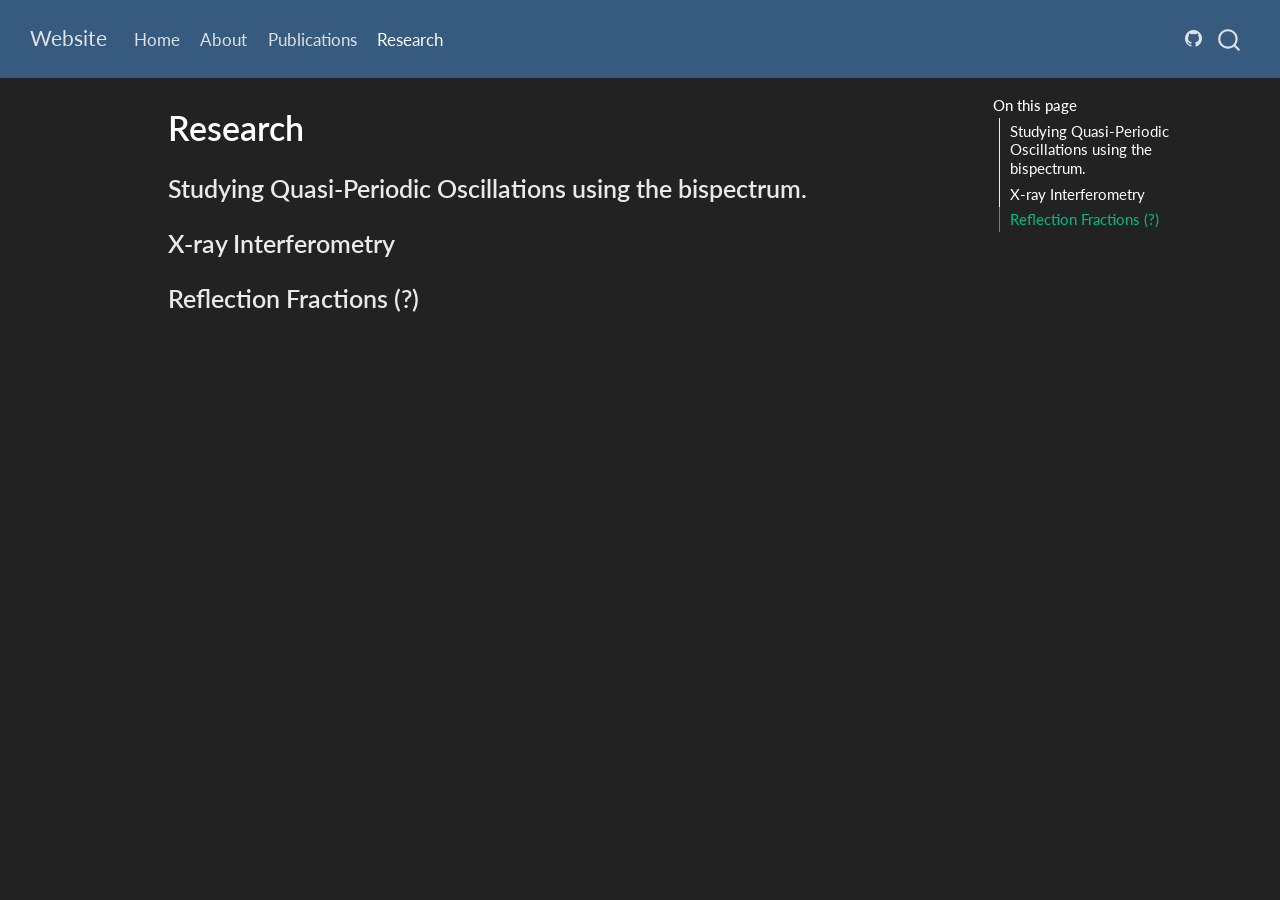
<file: docs/research.html>
<!DOCTYPE html>
<html xmlns="http://www.w3.org/1999/xhtml" lang="en" xml:lang="en"><head>

<meta charset="utf-8">
<meta name="generator" content="quarto-1.9.38">

<meta name="viewport" content="width=device-width, initial-scale=1.0, user-scalable=yes">


<title>Research – Website</title>
<style>
/* Default styles provided by pandoc.
** See https://pandoc.org/MANUAL.html#variables-for-html for config info.
*/
code{white-space: pre-wrap;}
span.smallcaps{font-variant: small-caps;}
div.columns{display: flex; gap: min(4vw, 1.5em);}
div.column{flex: auto; overflow-x: auto;}
div.hanging-indent{margin-left: 1.5em; text-indent: -1.5em;}
ul.task-list{list-style: none;}
ul.task-list li input[type="checkbox"] {
  width: 0.8em;
  margin: 0 0.8em 0.2em -1em; /* quarto-specific, see https://github.com/quarto-dev/quarto-cli/issues/4556 */ 
  vertical-align: middle;
}
</style>


<script src="site_libs/quarto-nav/quarto-nav.js"></script>
<script src="site_libs/quarto-nav/headroom.min.js"></script>
<script src="site_libs/clipboard/clipboard.min.js"></script>
<script src="site_libs/quarto-search/autocomplete.umd.js"></script>
<script src="site_libs/quarto-search/fuse.min.js"></script>
<script src="site_libs/quarto-search/quarto-search.js"></script>
<meta name="quarto:offset" content="./">
<script src="site_libs/quarto-html/quarto.js" type="module"></script>
<script src="site_libs/quarto-html/tabsets/tabsets.js" type="module"></script>
<script src="site_libs/quarto-html/popper.min.js"></script>
<script src="site_libs/quarto-html/tippy.umd.min.js"></script>
<script src="site_libs/quarto-html/anchor.min.js"></script>
<link href="site_libs/quarto-html/tippy.css" rel="stylesheet">
<link href="site_libs/quarto-html/quarto-syntax-highlighting-dark-0a6b7249c26820e032cb0bd839ff02b1.css" rel="stylesheet" id="quarto-text-highlighting-styles">
<script src="site_libs/bootstrap/bootstrap.min.js"></script>
<link href="site_libs/bootstrap/bootstrap-icons.css" rel="stylesheet">
<link href="site_libs/bootstrap/bootstrap-9286d2c0ea4fa802b37d2b343f3455b8.min.css" rel="stylesheet" append-hash="true" id="quarto-bootstrap" data-mode="dark">
<script id="quarto-search-options" type="application/json">{
  "location": "navbar",
  "copy-button": false,
  "collapse-after": 3,
  "panel-placement": "end",
  "type": "overlay",
  "limit": 50,
  "keyboard-shortcut": [
    "f",
    "/",
    "s"
  ],
  "show-item-context": false,
  "language": {
    "search-no-results-text": "No results",
    "search-matching-documents-text": "matching documents",
    "search-copy-link-title": "Copy link to search",
    "search-hide-matches-text": "Hide additional matches",
    "search-more-match-text": "more match in this document",
    "search-more-matches-text": "more matches in this document",
    "search-clear-button-title": "Clear",
    "search-text-placeholder": "",
    "search-detached-cancel-button-title": "Cancel",
    "search-submit-button-title": "Submit",
    "search-label": "Search"
  }
}</script>


<link rel="stylesheet" href="styles.css">
</head>

<body class="nav-fixed quarto-light">

<div id="quarto-search-results"></div>
  <header id="quarto-header" class="headroom fixed-top">
    <nav class="navbar navbar-expand-lg " data-bs-theme="dark">
      <div class="navbar-container container-fluid">
      <div class="navbar-brand-container mx-auto">
    <a class="navbar-brand" href="./index.html">
    <span class="navbar-title">Website</span>
    </a>
  </div>
            <div id="quarto-search" class="" title="Search"></div>
          <button class="navbar-toggler" type="button" data-bs-toggle="collapse" data-bs-target="#navbarCollapse" aria-controls="navbarCollapse" role="menu" aria-expanded="false" aria-label="Toggle navigation" onclick="if (window.quartoToggleHeadroom) { window.quartoToggleHeadroom(); }">
  <span class="navbar-toggler-icon"></span>
</button>
          <div class="collapse navbar-collapse" id="navbarCollapse">
            <ul class="navbar-nav navbar-nav-scroll me-auto">
  <li class="nav-item">
    <a class="nav-link" href="./index.html"> 
<span class="menu-text">Home</span></a>
  </li>  
  <li class="nav-item">
    <a class="nav-link" href="./about.html"> 
<span class="menu-text">About</span></a>
  </li>  
  <li class="nav-item">
    <a class="nav-link" href="./publications.html"> 
<span class="menu-text">Publications</span></a>
  </li>  
  <li class="nav-item">
    <a class="nav-link active" href="./research.html" aria-current="page"> 
<span class="menu-text">Research</span></a>
  </li>  
</ul>
          </div> <!-- /navcollapse -->
            <div class="quarto-navbar-tools">
    <a href="https://github.com" title="Github" class="quarto-navigation-tool px-1" aria-label="Github"><i class="bi bi-github"></i></a>
</div>
      </div> <!-- /container-fluid -->
    </nav>
</header>
<!-- content -->
<div id="quarto-content" class="quarto-container page-columns page-rows-contents page-layout-article page-navbar">
<!-- sidebar -->
<!-- margin-sidebar -->
    <div id="quarto-margin-sidebar" class="sidebar margin-sidebar">
        <nav id="TOC" role="doc-toc" class="toc-active">
    <h2 id="toc-title">On this page</h2>
   
  <ul>
  <li><a href="#studying-quasi-periodic-oscillations-using-the-bispectrum." id="toc-studying-quasi-periodic-oscillations-using-the-bispectrum." class="nav-link active" data-scroll-target="#studying-quasi-periodic-oscillations-using-the-bispectrum.">Studying Quasi-Periodic Oscillations using the bispectrum.</a></li>
  <li><a href="#x-ray-interferometry" id="toc-x-ray-interferometry" class="nav-link" data-scroll-target="#x-ray-interferometry">X-ray Interferometry</a></li>
  <li><a href="#reflection-fractions" id="toc-reflection-fractions" class="nav-link" data-scroll-target="#reflection-fractions">Reflection Fractions (?)</a></li>
  </ul>
</nav>
    </div>
<!-- main -->
<main class="content" id="quarto-document-content">

<header id="title-block-header" class="quarto-title-block default">
<div class="quarto-title">
<h1 class="title">Research</h1>
</div>



<div class="quarto-title-meta">

    
  
    
  </div>
  


</header>


<section id="studying-quasi-periodic-oscillations-using-the-bispectrum." class="level3">
<h3 class="anchored" data-anchor-id="studying-quasi-periodic-oscillations-using-the-bispectrum.">Studying Quasi-Periodic Oscillations using the bispectrum.</h3>
</section>
<section id="x-ray-interferometry" class="level3">
<h3 class="anchored" data-anchor-id="x-ray-interferometry">X-ray Interferometry</h3>
</section>
<section id="reflection-fractions" class="level3">
<h3 class="anchored" data-anchor-id="reflection-fractions">Reflection Fractions (?)</h3>


</section>

</main> <!-- /main -->
<script id="quarto-html-after-body" type="application/javascript">
  window.document.addEventListener("DOMContentLoaded", function (event) {
    const icon = "";
    const anchorJS = new window.AnchorJS();
    anchorJS.options = {
      placement: 'right',
      icon: icon
    };
    anchorJS.add('.anchored');
    const isCodeAnnotation = (el) => {
      for (const clz of el.classList) {
        if (clz.startsWith('code-annotation-')) {                     
          return true;
        }
      }
      return false;
    }
    const onCopySuccess = function(e) {
      // button target
      const button = e.trigger;
      // don't keep focus
      button.blur();
      // flash "checked"
      button.classList.add('code-copy-button-checked');
      var currentTitle = button.getAttribute("title");
      button.setAttribute("title", "Copied!");
      let tooltip;
      if (window.bootstrap) {
        button.setAttribute("data-bs-toggle", "tooltip");
        button.setAttribute("data-bs-placement", "left");
        button.setAttribute("data-bs-title", "Copied!");
        tooltip = new bootstrap.Tooltip(button, 
          { trigger: "manual", 
            customClass: "code-copy-button-tooltip",
            offset: [0, -8]});
        tooltip.show();    
      }
      setTimeout(function() {
        if (tooltip) {
          tooltip.hide();
          button.removeAttribute("data-bs-title");
          button.removeAttribute("data-bs-toggle");
          button.removeAttribute("data-bs-placement");
        }
        button.setAttribute("title", currentTitle);
        button.classList.remove('code-copy-button-checked');
      }, 1000);
      // clear code selection
      e.clearSelection();
    }
    const getTextToCopy = function(trigger) {
      const outerScaffold = trigger.parentElement.cloneNode(true);
      const codeEl = outerScaffold.querySelector('code');
      for (const childEl of codeEl.children) {
        if (isCodeAnnotation(childEl)) {
          childEl.remove();
        }
      }
      return codeEl.innerText;
    }
    const clipboard = new window.ClipboardJS('.code-copy-button:not([data-in-quarto-modal])', {
      text: getTextToCopy
    });
    clipboard.on('success', onCopySuccess);
    if (window.document.getElementById('quarto-embedded-source-code-modal')) {
      const clipboardModal = new window.ClipboardJS('.code-copy-button[data-in-quarto-modal]', {
        text: getTextToCopy,
        container: window.document.getElementById('quarto-embedded-source-code-modal')
      });
      clipboardModal.on('success', onCopySuccess);
    }
      var localhostRegex = new RegExp(/^(?:http|https):\/\/localhost\:?[0-9]*\//);
      var mailtoRegex = new RegExp(/^mailto:/);
        var filterRegex = new RegExp('/' + window.location.host + '/');
      var isInternal = (href) => {
          return filterRegex.test(href) || localhostRegex.test(href) || mailtoRegex.test(href);
      }
      // Inspect non-navigation links and adorn them if external
     var links = window.document.querySelectorAll('a[href]:not(.nav-link):not(.navbar-brand):not(.toc-action):not(.sidebar-link):not(.sidebar-item-toggle):not(.pagination-link):not(.no-external):not([aria-hidden]):not(.dropdown-item):not(.quarto-navigation-tool):not(.about-link)');
      for (var i=0; i<links.length; i++) {
        const link = links[i];
        if (!isInternal(link.href)) {
          // undo the damage that might have been done by quarto-nav.js in the case of
          // links that we want to consider external
          if (link.dataset.originalHref !== undefined) {
            link.href = link.dataset.originalHref;
          }
        }
      }
    function tippyHover(el, contentFn, onTriggerFn, onUntriggerFn) {
      const config = {
        allowHTML: true,
        maxWidth: 500,
        delay: 100,
        arrow: false,
        appendTo: function(el) {
            return el.parentElement;
        },
        interactive: true,
        interactiveBorder: 10,
        theme: 'quarto',
        placement: 'bottom-start',
      };
      if (contentFn) {
        config.content = contentFn;
      }
      if (onTriggerFn) {
        config.onTrigger = onTriggerFn;
      }
      if (onUntriggerFn) {
        config.onUntrigger = onUntriggerFn;
      }
      window.tippy(el, config); 
    }
    const noterefs = window.document.querySelectorAll('a[role="doc-noteref"]');
    for (var i=0; i<noterefs.length; i++) {
      const ref = noterefs[i];
      tippyHover(ref, function() {
        // use id or data attribute instead here
        let href = ref.getAttribute('data-footnote-href') || ref.getAttribute('href');
        try { href = new URL(href).hash; } catch {}
        const id = href.replace(/^#\/?/, "");
        const note = window.document.getElementById(id);
        if (note) {
          return note.innerHTML;
        } else {
          return "";
        }
      });
    }
    const xrefs = window.document.querySelectorAll('a.quarto-xref');
    const processXRef = (id, note) => {
      // Strip column container classes
      const stripColumnClz = (el) => {
        el.classList.remove("page-full", "page-columns");
        if (el.children) {
          for (const child of el.children) {
            stripColumnClz(child);
          }
        }
      }
      stripColumnClz(note)
      if (id === null || id.startsWith('sec-')) {
        // Special case sections, only their first couple elements
        const container = document.createElement("div");
        if (note.children && note.children.length > 2) {
          container.appendChild(note.children[0].cloneNode(true));
          for (let i = 1; i < note.children.length; i++) {
            const child = note.children[i];
            if (child.tagName === "P" && child.innerText === "") {
              continue;
            } else {
              container.appendChild(child.cloneNode(true));
              break;
            }
          }
          if (window.Quarto?.typesetMath) {
            window.Quarto.typesetMath(container);
          }
          return container.innerHTML
        } else {
          if (window.Quarto?.typesetMath) {
            window.Quarto.typesetMath(note);
          }
          return note.innerHTML;
        }
      } else {
        // Remove any anchor links if they are present
        const anchorLink = note.querySelector('a.anchorjs-link');
        if (anchorLink) {
          anchorLink.remove();
        }
        if (window.Quarto?.typesetMath) {
          window.Quarto.typesetMath(note);
        }
        if (note.classList.contains("callout")) {
          return note.outerHTML;
        } else {
          return note.innerHTML;
        }
      }
    }
    for (var i=0; i<xrefs.length; i++) {
      const xref = xrefs[i];
      tippyHover(xref, undefined, function(instance) {
        instance.disable();
        let url = xref.getAttribute('href');
        let hash = undefined; 
        if (url.startsWith('#')) {
          hash = url;
        } else {
          try { hash = new URL(url).hash; } catch {}
        }
        if (hash) {
          const id = hash.replace(/^#\/?/, "");
          const note = window.document.getElementById(id);
          if (note !== null) {
            try {
              const html = processXRef(id, note.cloneNode(true));
              instance.setContent(html);
            } finally {
              instance.enable();
              instance.show();
            }
          } else {
            // See if we can fetch this
            fetch(url.split('#')[0])
            .then(res => res.text())
            .then(html => {
              const parser = new DOMParser();
              const htmlDoc = parser.parseFromString(html, "text/html");
              const note = htmlDoc.getElementById(id);
              if (note !== null) {
                const html = processXRef(id, note);
                instance.setContent(html);
              } 
            }).finally(() => {
              instance.enable();
              instance.show();
            });
          }
        } else {
          // See if we can fetch a full url (with no hash to target)
          // This is a special case and we should probably do some content thinning / targeting
          fetch(url)
          .then(res => res.text())
          .then(html => {
            const parser = new DOMParser();
            const htmlDoc = parser.parseFromString(html, "text/html");
            const note = htmlDoc.querySelector('main.content');
            if (note !== null) {
              // This should only happen for chapter cross references
              // (since there is no id in the URL)
              // remove the first header
              if (note.children.length > 0 && note.children[0].tagName === "HEADER") {
                note.children[0].remove();
              }
              const html = processXRef(null, note);
              instance.setContent(html);
            } 
          }).finally(() => {
            instance.enable();
            instance.show();
          });
        }
      }, function(instance) {
      });
    }
        let selectedAnnoteEl;
        const selectorForAnnotation = ( cell, annotation) => {
          let cellAttr = 'data-code-cell="' + cell + '"';
          let lineAttr = 'data-code-annotation="' +  annotation + '"';
          const selector = 'span[' + cellAttr + '][' + lineAttr + ']';
          return selector;
        }
        const selectCodeLines = (annoteEl) => {
          const doc = window.document;
          const targetCell = annoteEl.getAttribute("data-target-cell");
          const targetAnnotation = annoteEl.getAttribute("data-target-annotation");
          const annoteSpan = window.document.querySelector(selectorForAnnotation(targetCell, targetAnnotation));
          const lines = annoteSpan.getAttribute("data-code-lines").split(",");
          const lineIds = lines.map((line) => {
            return targetCell + "-" + line;
          })
          let top = null;
          let height = null;
          let parent = null;
          if (lineIds.length > 0) {
              //compute the position of the single el (top and bottom and make a div)
              const el = window.document.getElementById(lineIds[0]);
              top = el.offsetTop;
              height = el.offsetHeight;
              parent = el.parentElement.parentElement;
            if (lineIds.length > 1) {
              const lastEl = window.document.getElementById(lineIds[lineIds.length - 1]);
              const bottom = lastEl.offsetTop + lastEl.offsetHeight;
              height = bottom - top;
            }
            if (top !== null && height !== null && parent !== null) {
              // cook up a div (if necessary) and position it 
              let div = window.document.getElementById("code-annotation-line-highlight");
              if (div === null) {
                div = window.document.createElement("div");
                div.setAttribute("id", "code-annotation-line-highlight");
                div.style.position = 'absolute';
                parent.appendChild(div);
              }
              div.style.top = top - 2 + "px";
              div.style.height = height + 4 + "px";
              div.style.left = 0;
              let gutterDiv = window.document.getElementById("code-annotation-line-highlight-gutter");
              if (gutterDiv === null) {
                gutterDiv = window.document.createElement("div");
                gutterDiv.setAttribute("id", "code-annotation-line-highlight-gutter");
                gutterDiv.style.position = 'absolute';
                const codeCell = window.document.getElementById(targetCell);
                const gutter = codeCell.querySelector('.code-annotation-gutter');
                gutter.appendChild(gutterDiv);
              }
              gutterDiv.style.top = top - 2 + "px";
              gutterDiv.style.height = height + 4 + "px";
            }
            selectedAnnoteEl = annoteEl;
          }
        };
        const unselectCodeLines = () => {
          const elementsIds = ["code-annotation-line-highlight", "code-annotation-line-highlight-gutter"];
          elementsIds.forEach((elId) => {
            const div = window.document.getElementById(elId);
            if (div) {
              div.remove();
            }
          });
          selectedAnnoteEl = undefined;
        };
          // Handle positioning of the toggle
      window.addEventListener(
        "resize",
        throttle(() => {
          elRect = undefined;
          if (selectedAnnoteEl) {
            selectCodeLines(selectedAnnoteEl);
          }
        }, 10)
      );
      function throttle(fn, ms) {
      let throttle = false;
      let timer;
        return (...args) => {
          if(!throttle) { // first call gets through
              fn.apply(this, args);
              throttle = true;
          } else { // all the others get throttled
              if(timer) clearTimeout(timer); // cancel #2
              timer = setTimeout(() => {
                fn.apply(this, args);
                timer = throttle = false;
              }, ms);
          }
        };
      }
        // Attach click handler to the DT
        const annoteDls = window.document.querySelectorAll('dt[data-target-cell]');
        for (const annoteDlNode of annoteDls) {
          annoteDlNode.addEventListener('click', (event) => {
            const clickedEl = event.target;
            if (clickedEl !== selectedAnnoteEl) {
              unselectCodeLines();
              const activeEl = window.document.querySelector('dt[data-target-cell].code-annotation-active');
              if (activeEl) {
                activeEl.classList.remove('code-annotation-active');
              }
              selectCodeLines(clickedEl);
              clickedEl.classList.add('code-annotation-active');
            } else {
              // Unselect the line
              unselectCodeLines();
              clickedEl.classList.remove('code-annotation-active');
            }
          });
        }
    const findCites = (el) => {
      const parentEl = el.parentElement;
      if (parentEl) {
        const cites = parentEl.dataset.cites;
        if (cites) {
          return {
            el,
            cites: cites.split(' ')
          };
        } else {
          return findCites(el.parentElement)
        }
      } else {
        return undefined;
      }
    };
    var bibliorefs = window.document.querySelectorAll('a[role="doc-biblioref"]');
    for (var i=0; i<bibliorefs.length; i++) {
      const ref = bibliorefs[i];
      const citeInfo = findCites(ref);
      if (citeInfo) {
        tippyHover(citeInfo.el, function() {
          var popup = window.document.createElement('div');
          citeInfo.cites.forEach(function(cite) {
            var citeDiv = window.document.createElement('div');
            citeDiv.classList.add('hanging-indent');
            citeDiv.classList.add('csl-entry');
            var biblioDiv = window.document.getElementById('ref-' + cite);
            if (biblioDiv) {
              citeDiv.innerHTML = biblioDiv.innerHTML;
            }
            popup.appendChild(citeDiv);
          });
          return popup.innerHTML;
        });
      }
    }
  });
  </script>
</div> <!-- /content -->




</body></html>
</file>
<file: docs/site_libs/quarto-html/tippy.css>
.tippy-box[data-animation=fade][data-state=hidden]{opacity:0}[data-tippy-root]{max-width:calc(100vw - 10px)}.tippy-box{position:relative;background-color:#333;color:#fff;border-radius:4px;font-size:14px;line-height:1.4;white-space:normal;outline:0;transition-property:transform,visibility,opacity}.tippy-box[data-placement^=top]>.tippy-arrow{bottom:0}.tippy-box[data-placement^=top]>.tippy-arrow:before{bottom:-7px;left:0;border-width:8px 8px 0;border-top-color:initial;transform-origin:center top}.tippy-box[data-placement^=bottom]>.tippy-arrow{top:0}.tippy-box[data-placement^=bottom]>.tippy-arrow:before{top:-7px;left:0;border-width:0 8px 8px;border-bottom-color:initial;transform-origin:center bottom}.tippy-box[data-placement^=left]>.tippy-arrow{right:0}.tippy-box[data-placement^=left]>.tippy-arrow:before{border-width:8px 0 8px 8px;border-left-color:initial;right:-7px;transform-origin:center left}.tippy-box[data-placement^=right]>.tippy-arrow{left:0}.tippy-box[data-placement^=right]>.tippy-arrow:before{left:-7px;border-width:8px 8px 8px 0;border-right-color:initial;transform-origin:center right}.tippy-box[data-inertia][data-state=visible]{transition-timing-function:cubic-bezier(.54,1.5,.38,1.11)}.tippy-arrow{width:16px;height:16px;color:#333}.tippy-arrow:before{content:"";position:absolute;border-color:transparent;border-style:solid}.tippy-content{position:relative;padding:5px 9px;z-index:1}
</file>
<file: docs/site_libs/quarto-html/quarto-syntax-highlighting-dark-0a6b7249c26820e032cb0bd839ff02b1.css>
/* quarto syntax highlight colors */
:root {
  --quarto-hl-al-color: #f07178;
  --quarto-hl-an-color: #d4d0ab;
  --quarto-hl-at-color: #00e0e0;
  --quarto-hl-bn-color: #d4d0ab;
  --quarto-hl-bu-color: #abe338;
  --quarto-hl-ch-color: #abe338;
  --quarto-hl-co-color: #f8f8f2;
  --quarto-hl-cv-color: #ffd700;
  --quarto-hl-cn-color: #ffd700;
  --quarto-hl-cf-color: #ffa07a;
  --quarto-hl-dt-color: #ffa07a;
  --quarto-hl-dv-color: #d4d0ab;
  --quarto-hl-do-color: #f8f8f2;
  --quarto-hl-er-color: #f07178;
  --quarto-hl-ex-color: #00e0e0;
  --quarto-hl-fl-color: #d4d0ab;
  --quarto-hl-fu-color: #ffa07a;
  --quarto-hl-im-color: #abe338;
  --quarto-hl-in-color: #d4d0ab;
  --quarto-hl-kw-color: #ffa07a;
  --quarto-hl-op-color: #ffa07a;
  --quarto-hl-ot-color: #00e0e0;
  --quarto-hl-pp-color: #dcc6e0;
  --quarto-hl-re-color: #00e0e0;
  --quarto-hl-sc-color: #abe338;
  --quarto-hl-ss-color: #abe338;
  --quarto-hl-st-color: #abe338;
  --quarto-hl-va-color: #00e0e0;
  --quarto-hl-vs-color: #abe338;
  --quarto-hl-wa-color: #dcc6e0;
}

/* other quarto variables */
:root {
  --quarto-font-monospace: SFMono-Regular, Menlo, Monaco, Consolas, "Liberation Mono", "Courier New", monospace;
}

/* syntax highlight based on Pandoc's rules */
pre > code.sourceCode > span {
  color: #f8f8f2;
}

code.sourceCode > span {
  color: #f8f8f2;
}

div.sourceCode,
div.sourceCode pre.sourceCode {
  color: #f8f8f2;
}

/* Normal */
code span {
  color: #f8f8f2;
}

/* Alert */
code span.al {
  color: #f07178;
}

/* Annotation */
code span.an {
  color: #d4d0ab;
}

/* Attribute */
code span.at {
  color: #00e0e0;
}

/* BaseN */
code span.bn {
  color: #d4d0ab;
}

/* BuiltIn */
code span.bu {
  color: #abe338;
}

/* ControlFlow */
code span.cf {
  font-weight: bold;
  color: #ffa07a;
}

/* Char */
code span.ch {
  color: #abe338;
}

/* Constant */
code span.cn {
  color: #ffd700;
}

/* Comment */
code span.co {
  font-style: italic;
  color: #f8f8f2;
}

/* CommentVar */
code span.cv {
  color: #ffd700;
}

/* Documentation */
code span.do {
  color: #f8f8f2;
}

/* DataType */
code span.dt {
  color: #ffa07a;
}

/* DecVal */
code span.dv {
  color: #d4d0ab;
}

/* Error */
code span.er {
  color: #f07178;
  text-decoration: underline;
}

/* Extension */
code span.ex {
  font-weight: bold;
  color: #00e0e0;
}

/* Float */
code span.fl {
  color: #d4d0ab;
}

/* Function */
code span.fu {
  color: #ffa07a;
}

/* Import */
code span.im {
  color: #abe338;
}

/* Information */
code span.in {
  color: #d4d0ab;
}

/* Keyword */
code span.kw {
  font-weight: bold;
  color: #ffa07a;
}

/* Operator */
code span.op {
  color: #ffa07a;
}

/* Other */
code span.ot {
  color: #00e0e0;
}

/* Preprocessor */
code span.pp {
  color: #dcc6e0;
}

/* RegionMarker */
code span.re {
  background-color: #f8f8f2;
  color: #00e0e0;
}

/* SpecialChar */
code span.sc {
  color: #abe338;
}

/* SpecialString */
code span.ss {
  color: #abe338;
}

/* String */
code span.st {
  color: #abe338;
}

/* Variable */
code span.va {
  color: #00e0e0;
}

/* VerbatimString */
code span.vs {
  color: #abe338;
}

/* Warning */
code span.wa {
  color: #dcc6e0;
}

.prevent-inlining {
  content: "</";
}

/*# sourceMappingURL=175367c052bafc98bd680af3479823f0.css.map */
</file>
<file: docs/styles.css>
/* css styles */
</file>
<file: docs/site_libs/quarto-html/quarto-syntax-highlighting-15634bcf2e68342d4ad2dfa704d543f6.css>
/* quarto syntax highlight colors */
:root {
  --quarto-hl-ot-color: #003B4F;
  --quarto-hl-at-color: #657422;
  --quarto-hl-ss-color: #20794D;
  --quarto-hl-an-color: #5E5E5E;
  --quarto-hl-fu-color: #4758AB;
  --quarto-hl-st-color: #20794D;
  --quarto-hl-cf-color: #003B4F;
  --quarto-hl-op-color: #5E5E5E;
  --quarto-hl-er-color: #AD0000;
  --quarto-hl-bn-color: #AD0000;
  --quarto-hl-al-color: #AD0000;
  --quarto-hl-va-color: #111111;
  --quarto-hl-bu-color: inherit;
  --quarto-hl-ex-color: inherit;
  --quarto-hl-pp-color: #AD0000;
  --quarto-hl-in-color: #5E5E5E;
  --quarto-hl-vs-color: #20794D;
  --quarto-hl-wa-color: #5E5E5E;
  --quarto-hl-do-color: #5E5E5E;
  --quarto-hl-im-color: #00769E;
  --quarto-hl-ch-color: #20794D;
  --quarto-hl-dt-color: #AD0000;
  --quarto-hl-fl-color: #AD0000;
  --quarto-hl-co-color: #5E5E5E;
  --quarto-hl-cv-color: #5E5E5E;
  --quarto-hl-cn-color: #8f5902;
  --quarto-hl-sc-color: #5E5E5E;
  --quarto-hl-dv-color: #AD0000;
  --quarto-hl-kw-color: #003B4F;
}

/* other quarto variables */
:root {
  --quarto-font-monospace: SFMono-Regular, Menlo, Monaco, Consolas, "Liberation Mono", "Courier New", monospace;
}

/* syntax highlight based on Pandoc's rules */
pre > code.sourceCode > span {
  color: #003B4F;
}

code.sourceCode > span {
  color: #003B4F;
}

div.sourceCode,
div.sourceCode pre.sourceCode {
  color: #003B4F;
}

/* Normal */
code span {
  color: #003B4F;
}

/* Alert */
code span.al {
  color: #AD0000;
  font-style: inherit;
}

/* Annotation */
code span.an {
  color: #5E5E5E;
  font-style: inherit;
}

/* Attribute */
code span.at {
  color: #657422;
  font-style: inherit;
}

/* BaseN */
code span.bn {
  color: #AD0000;
  font-style: inherit;
}

/* BuiltIn */
code span.bu {
  font-style: inherit;
}

/* ControlFlow */
code span.cf {
  color: #003B4F;
  font-weight: bold;
  font-style: inherit;
}

/* Char */
code span.ch {
  color: #20794D;
  font-style: inherit;
}

/* Constant */
code span.cn {
  color: #8f5902;
  font-style: inherit;
}

/* Comment */
code span.co {
  color: #5E5E5E;
  font-style: inherit;
}

/* CommentVar */
code span.cv {
  color: #5E5E5E;
  font-style: italic;
}

/* Documentation */
code span.do {
  color: #5E5E5E;
  font-style: italic;
}

/* DataType */
code span.dt {
  color: #AD0000;
  font-style: inherit;
}

/* DecVal */
code span.dv {
  color: #AD0000;
  font-style: inherit;
}

/* Error */
code span.er {
  color: #AD0000;
  font-style: inherit;
}

/* Extension */
code span.ex {
  font-style: inherit;
}

/* Float */
code span.fl {
  color: #AD0000;
  font-style: inherit;
}

/* Function */
code span.fu {
  color: #4758AB;
  font-style: inherit;
}

/* Import */
code span.im {
  color: #00769E;
  font-style: inherit;
}

/* Information */
code span.in {
  color: #5E5E5E;
  font-style: inherit;
}

/* Keyword */
code span.kw {
  color: #003B4F;
  font-weight: bold;
  font-style: inherit;
}

/* Operator */
code span.op {
  color: #5E5E5E;
  font-style: inherit;
}

/* Other */
code span.ot {
  color: #003B4F;
  font-style: inherit;
}

/* Preprocessor */
code span.pp {
  color: #AD0000;
  font-style: inherit;
}

/* SpecialChar */
code span.sc {
  color: #5E5E5E;
  font-style: inherit;
}

/* SpecialString */
code span.ss {
  color: #20794D;
  font-style: inherit;
}

/* String */
code span.st {
  color: #20794D;
  font-style: inherit;
}

/* Variable */
code span.va {
  color: #111111;
  font-style: inherit;
}

/* VerbatimString */
code span.vs {
  color: #20794D;
  font-style: inherit;
}

/* Warning */
code span.wa {
  color: #5E5E5E;
  font-style: italic;
}

.prevent-inlining {
  content: "</";
}

/*# sourceMappingURL=f23921c56f73e400b49028c9186a1aa0.css.map */
</file>
